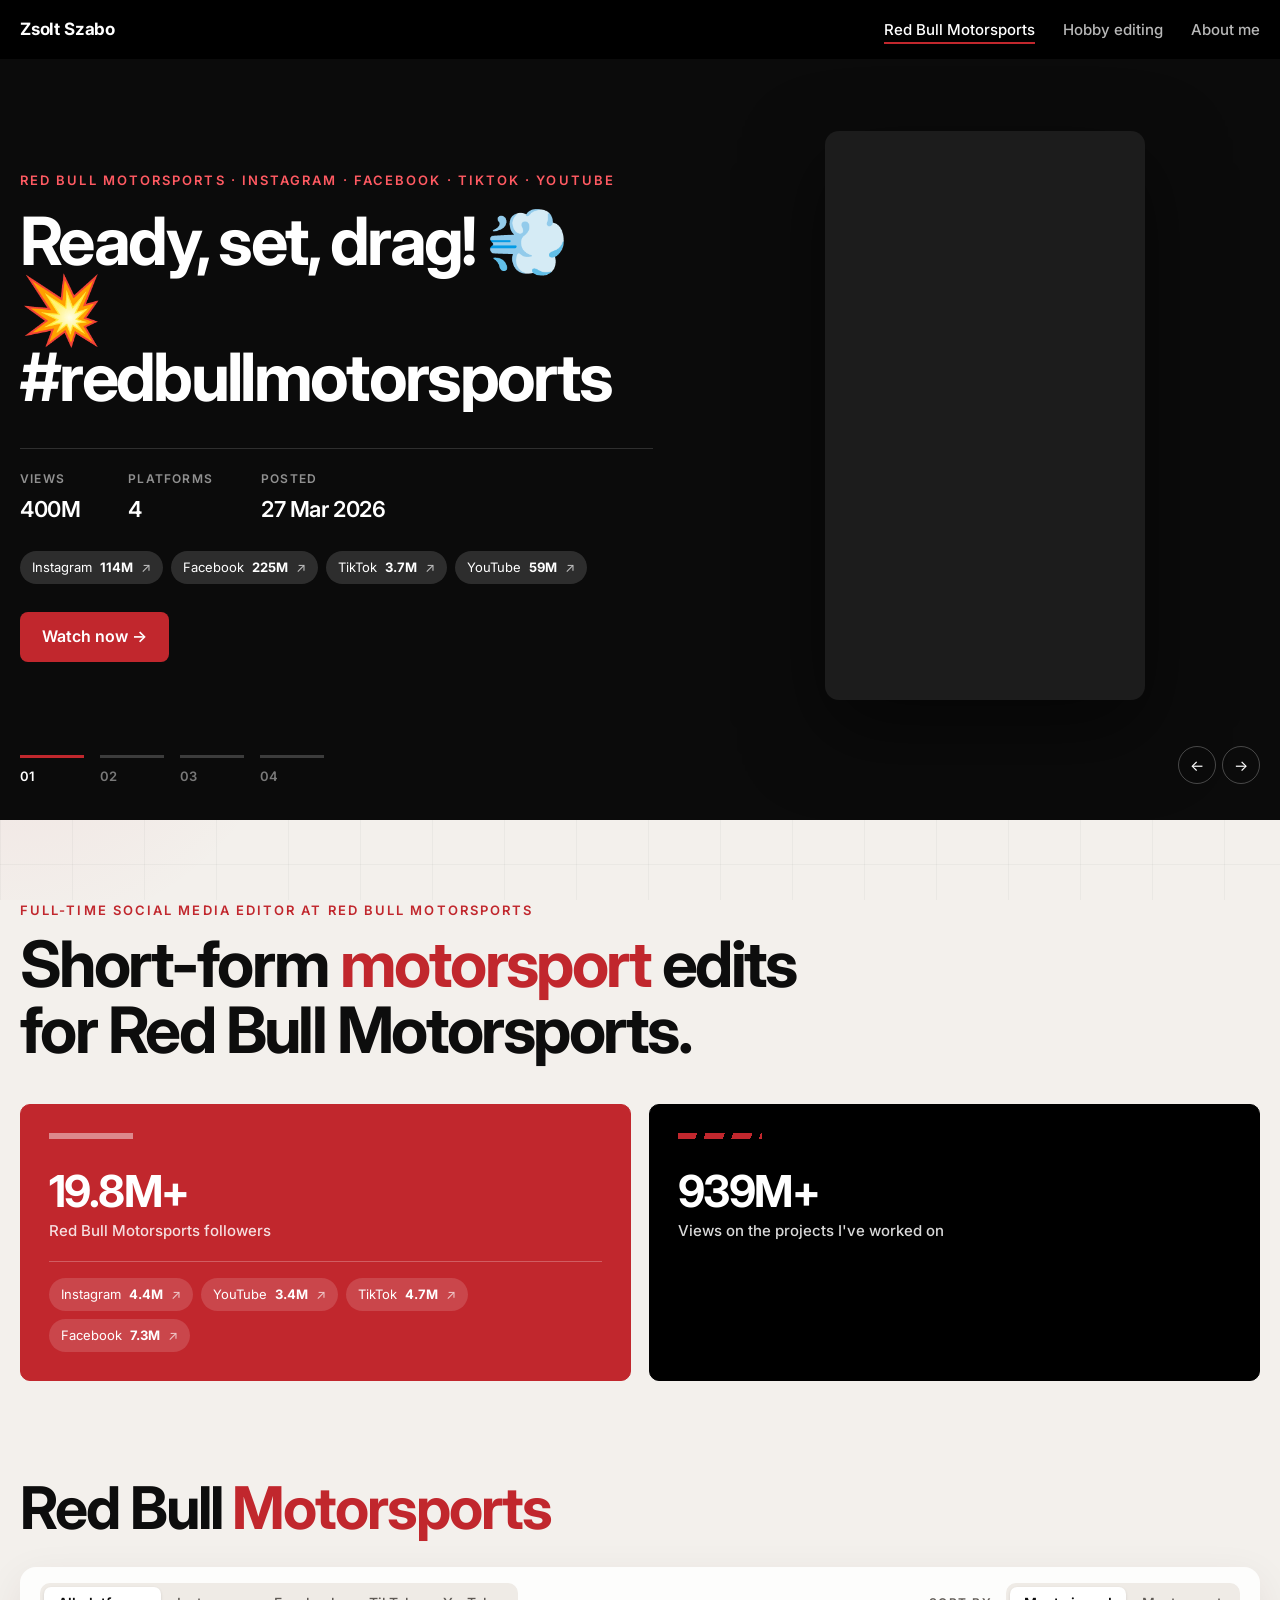
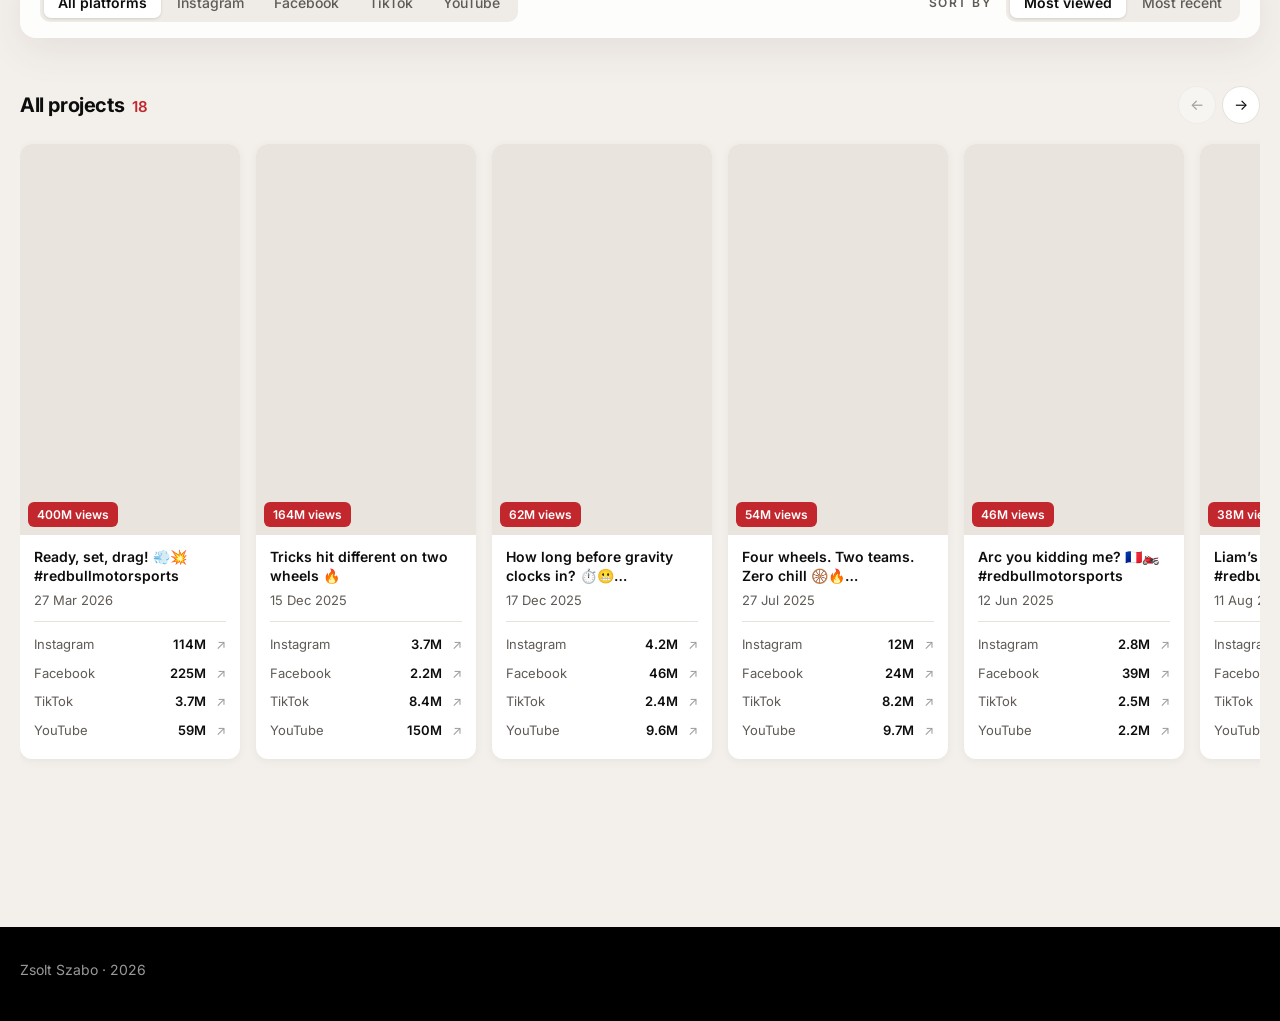
<file: index.html>
<!doctype html>
<html lang="en">
<head>
  <meta charset="utf-8">
  <meta name="viewport" content="width=device-width, initial-scale=1">
  <title>Zsolt Szabo | Video Editor</title>
  <meta name="description" content="Portfolio of Zsolt Szabo, video editor for Red Bull Motorsports and creator.">
  <link rel="preconnect" href="https://fonts.googleapis.com">
  <link rel="preconnect" href="https://fonts.gstatic.com" crossorigin>
  <link href="https://fonts.googleapis.com/css2?family=Inter:wght@400;500;600;700&display=swap" rel="stylesheet">
  <link rel="stylesheet" href="assets/style.css?v=2026102902">
</head>
<body>
  <header class="site-header">
    <a class="brand" href="#" id="brand"></a>
    <nav id="nav" aria-label="Sections"></nav>
  </header>

  <section class="showcase" id="showcase" aria-label="Featured clips" hidden></section>

  <section class="intro">
    <div id="intro-text">
      <p class="eyebrow" id="tagline"></p>
      <h1 id="hero-title"></h1>
    </div>
    <dl class="stats" id="stats"></dl>
  </section>

  <main id="main" aria-live="polite"></main>

  <footer class="site-footer">
    <span id="footer-name"></span> · <span id="year"></span>
  </footer>

  <script src="assets/app.js?v=2026102902"></script>
</body>
</html>
</file>
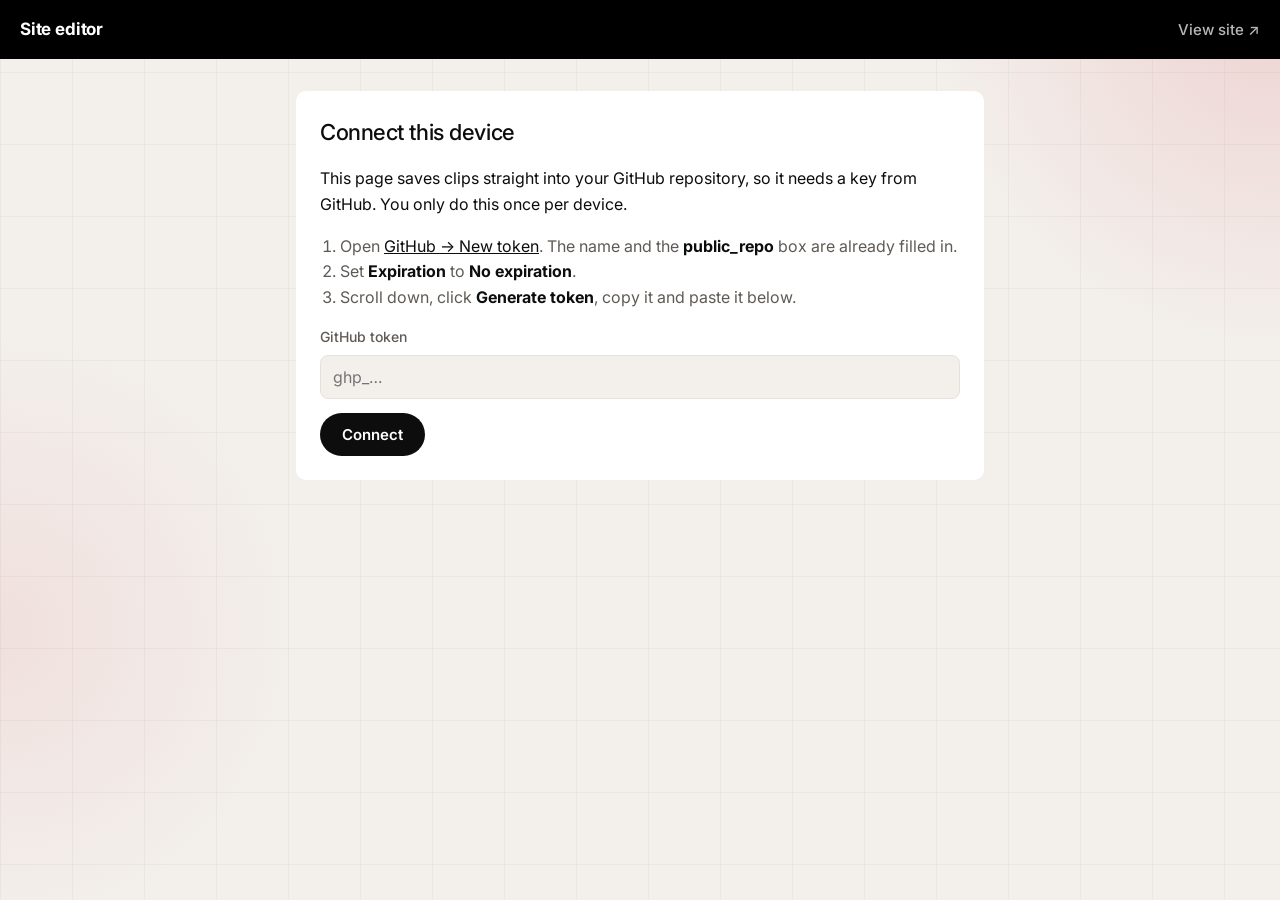
<file: admin.html>
<!doctype html>
<html lang="en">
<head>
  <meta charset="utf-8">
  <meta name="viewport" content="width=device-width, initial-scale=1">
  <meta name="robots" content="noindex">
  <title>Add clip | Site editor</title>
  <link rel="preconnect" href="https://fonts.googleapis.com">
  <link rel="preconnect" href="https://fonts.gstatic.com" crossorigin>
  <link href="https://fonts.googleapis.com/css2?family=Inter:wght@400;500;600;700&display=swap" rel="stylesheet">
  <link rel="stylesheet" href="assets/style.css?v=2026102902">
  <link rel="stylesheet" href="assets/admin.css?v=2026102902">
</head>
<body>
  <header class="site-header">
    <a class="brand" href="./">Site editor</a>
    <nav><a href="./" target="_blank" rel="noopener">View site ↗</a></nav>
  </header>

  <main class="admin">
    <div id="status" class="status" hidden></div>

    <!-- Shown until a GitHub token is saved on this device -->
    <section id="connect" class="panel" hidden>
      <h2>Connect this device</h2>
      <p>This page saves clips straight into your GitHub repository, so it needs a key from GitHub. You only do this once per device.</p>
      <ol>
        <li>Open <a href="https://github.com/settings/tokens/new?scopes=public_repo&description=Site%20editor" target="_blank" rel="noopener">GitHub → New token</a>. The name and the <b>public_repo</b> box are already filled in.</li>
        <li>Set <b>Expiration</b> to <b>No expiration</b>.</li>
        <li>Scroll down, click <b>Generate token</b>, copy it and paste it below.</li>
      </ol>
      <label>GitHub token <input id="token" type="password" autocomplete="off" placeholder="ghp_…"></label>
      <button id="save-token" class="primary">Connect</button>
    </section>

    <section id="editor" hidden>
      <form id="add-form" class="panel">
        <h2 id="form-title">Add a clip</h2>
        <label>Section <select id="section"></select></label>

        <!-- Sections with one link per clip -->
        <div id="clip-fields">
          <label>Link to the video <input id="url" type="url" required placeholder="https://www.youtube.com/shorts/…"></label>
          <div class="two">
            <label>Platform <select id="platform"></select></label>
            <label>Views <input id="views" type="number" min="0" step="1" placeholder="1250000"></label>
          </div>
        </div>

        <!-- Sections where one video goes out on several platforms -->
        <div id="project-fields" hidden>
          <p class="hint">Paste the link and views for each platform this video went out on. Leave the rest empty.</p>
          <div id="post-rows"></div>
        </div>

        <label>Title <input id="title" required placeholder="Verstappen onboard, Suzuka"></label>
        <p id="title-hint" class="hint field-hint"></p>
        <label>Date posted <input id="date" type="date" required></label>
        <div class="form-actions">
          <button class="primary" type="submit" id="submit">Save clip</button>
          <button class="link" type="button" id="cancel-edit" hidden>Cancel editing</button>
        </div>
      </form>

      <section class="panel">
        <div class="list-head">
          <h2 id="list-title">Clips</h2>
          <button id="save-list" class="primary" hidden>Save changes</button>
        </div>
        <p class="hint" id="list-hint">Update view counts or remove clips here, then click Save changes.</p>
        <div id="list"></div>
      </section>

      <p class="hint"><button id="disconnect" class="link">Disconnect this device</button></p>
    </section>
  </main>

  <script src="assets/admin.js?v=2026102902"></script>
</body>
</html>
</file>
<file: assets/style.css>
:root {
  --bg: #f3f0ec;
  --surface: #ffffff;
  --surface-2: #e6e1db;
  --text: #0d0d0d;
  --muted: #5f5a55;
  --accent: #0d0d0d;
  --accent-2: #c1272d;
  --on-accent: #ffffff;
  --radius: 10px;
  --shadow: 0 12px 40px rgba(60, 20, 20, 0.08);
  --max: 1240px;
  --gutter: max(20px, calc((100% - var(--max)) / 2));
}

* { box-sizing: border-box; }
html { scroll-behavior: smooth; }
body {
  margin: 0;
  color: var(--text);
  font: 16px/1.6 Inter, system-ui, sans-serif;
  -webkit-font-smoothing: antialiased;
  background-color: var(--bg);
  /* Soft red glow in the corners over a faint grid */
  background-image:
    radial-gradient(40vw 40vw at 100% 0%, rgba(214, 80, 90, 0.18), transparent 70%),
    radial-gradient(35vw 35vw at 0% 70%, rgba(214, 80, 90, 0.10), transparent 70%),
    linear-gradient(rgba(0, 0, 0, 0.035) 1px, transparent 1px),
    linear-gradient(90deg, rgba(0, 0, 0, 0.035) 1px, transparent 1px);
  background-size: auto, auto, 72px 72px, 72px 72px;
  background-attachment: fixed;
}
a { color: inherit; }
button { font-family: inherit; }
.hl { color: var(--accent-2); }

/* Black top bar */
.site-header {
  position: sticky; top: 0; z-index: 10;
  display: flex; align-items: center; justify-content: space-between; gap: 16px; flex-wrap: wrap;
  padding: 16px var(--gutter);
  background: #000; color: #fff;
}
.brand { font-weight: 700; font-size: 17px; letter-spacing: -0.01em; text-decoration: none; }
nav { display: flex; gap: 28px; flex-wrap: wrap; }
nav a { text-decoration: none; color: rgba(255, 255, 255, 0.72); font-size: 15px; font-weight: 500; transition: color 0.15s; }
nav a:hover, nav a.active { color: #fff; }
nav a.active { box-shadow: 0 2px 0 var(--accent-2); }

.eyebrow {
  margin: 0 0 10px; color: var(--accent-2);
  font-size: 13px; font-weight: 600; letter-spacing: 0.16em; text-transform: uppercase;
}

main { padding: 0 var(--gutter) 96px; min-height: 50vh; }

/* Section heading */
.section-head {
  display: flex; justify-content: space-between; align-items: end; gap: 24px 48px; flex-wrap: wrap;
  padding-top: 72px; margin-bottom: 8px;
}
.section-head h2 { margin: 0; font-size: clamp(34px, 4.6vw, 60px); font-weight: 700; letter-spacing: -0.035em; line-height: 1.05; }
.section-intro { margin: 0; color: var(--muted); max-width: 40ch; font-size: 17px; }

/* Controls panel */
.controls {
  display: flex; justify-content: space-between; align-items: center; gap: 12px; flex-wrap: wrap;
  margin: 28px 0 48px; padding: 16px 20px;
  background: rgba(255, 255, 255, 0.85); border-radius: 16px; box-shadow: var(--shadow);
}
.sort { display: flex; align-items: center; gap: 14px; flex-wrap: wrap; }
.control-label { font-size: 12px; font-weight: 600; letter-spacing: 0.12em; text-transform: uppercase; color: var(--muted); }
.pill-group { display: inline-flex; gap: 2px; padding: 4px; background: #efebe6; border-radius: 10px; }
.pill-group button {
  border: 0; background: none; color: var(--muted); cursor: pointer;
  padding: 7px 14px; border-radius: 7px; font-size: 14px; font-weight: 500;
  transition: color 0.15s, background 0.15s;
}
.pill-group button:hover { color: var(--text); }
.pill-group button.active { background: #fff; color: var(--text); font-weight: 600; box-shadow: 0 1px 3px rgba(0, 0, 0, 0.12); }

/* Platform rows */
.platform-block { margin-bottom: 56px; }
.platform-head { display: flex; align-items: center; justify-content: space-between; gap: 12px; margin-bottom: 16px; }
.platform-head h3 { margin: 0; font-size: 20px; font-weight: 700; letter-spacing: -0.02em; }
.platform-head .count { margin-left: 8px; color: var(--accent-2); font-weight: 600; font-size: 15px; }

.arrows { display: flex; gap: 6px; }
.arrow {
  width: 38px; height: 38px; border-radius: 50%;
  border: 1px solid var(--surface-2); background: #fff; color: var(--text);
  font-size: 15px; cursor: pointer; transition: background 0.15s, color 0.15s, border-color 0.15s;
}
.arrow:hover:not(:disabled) { background: #000; color: #fff; border-color: #000; }
.arrow:disabled { opacity: 0.35; cursor: default; }

.row {
  display: flex; align-items: flex-start; gap: 16px;
  overflow-x: auto; scroll-snap-type: x mandatory; scrollbar-width: none;
  padding: 4px 2px 16px;
}
.row::-webkit-scrollbar { display: none; }
.row .card { flex: 0 0 320px; scroll-snap-align: start; }
.row.vertical .card, .row .card.is-vertical { flex-basis: 220px; }

.grid { display: grid; gap: 16px; grid-template-columns: repeat(auto-fill, minmax(280px, 1fr)); }
.grid.vertical { grid-template-columns: repeat(auto-fill, minmax(190px, 1fr)); }

/* Video card */
.card {
  display: block; text-decoration: none; background: var(--surface);
  border-radius: 12px; overflow: hidden; box-shadow: 0 2px 10px rgba(0, 0, 0, 0.05);
  transition: box-shadow 0.2s ease, transform 0.2s ease;
}
.card:hover { box-shadow: var(--shadow); transform: translateY(-2px); }
.thumb {
  position: relative; aspect-ratio: 16 / 9;
  background: #e9e4de center / cover no-repeat;
  display: grid; place-items: center;
}
.vertical .thumb, .card.is-vertical .thumb { aspect-ratio: 9 / 16; }
.thumb .platform { color: var(--muted); font-size: 13px; font-weight: 500; }
.thumb.has-image .platform { display: none; }
.badge {
  position: absolute; left: 8px; bottom: 8px;
  padding: 3px 9px; border-radius: 6px;
  background: var(--accent-2); color: #fff; font-size: 12px; font-weight: 600;
}
.card-body { padding: 12px 14px 14px; }
.card-body h3 {
  margin: 0 0 4px; font-size: 14px; font-weight: 600; line-height: 1.4;
  display: -webkit-box; -webkit-line-clamp: 2; -webkit-box-orient: vertical; overflow: hidden;
}
.card-body .meta { color: var(--muted); font-size: 13px; }

.empty { margin-top: 28px; padding: 48px 24px; color: var(--muted); background: rgba(255, 255, 255, 0.7); border-radius: 16px; }

/* About */
.about { display: grid; gap: 48px; grid-template-columns: minmax(0, 2fr) minmax(0, 1fr); align-items: start; margin-top: 32px; }
.about p { margin: 0 0 20px; font-size: clamp(18px, 2vw, 21px); line-height: 1.55; max-width: 34em; }
.about-side { background: #000; color: #fff; border-radius: 12px; padding: 28px; }
.about-side::before { content: ""; display: block; width: 72px; height: 6px; background: var(--accent-2); margin-bottom: 20px; }
.about-side h3 { margin: 24px 0 8px; font-size: 12px; font-weight: 600; letter-spacing: 0.12em; text-transform: uppercase; color: rgba(255, 255, 255, 0.6); }
.about-side a { display: block; padding: 6px 0; text-decoration: none; font-weight: 600; }
.about-side a:hover { color: #ff8a8f; }
.about-side .stat { padding: 0; background: none; border: 0; display: block; font-size: 44px; font-weight: 700; letter-spacing: -0.03em; line-height: 1.1; color: #fff; }
.about-side .stat::before { display: none; }
.about-side .stat-label { color: rgba(255, 255, 255, 0.7); font-size: 14px; }

.site-footer { padding: 32px var(--gutter) 40px; background: #000; color: rgba(255, 255, 255, 0.6); font-size: 14px; }

/* Featured slider */
.showcase { position: relative; background: #0b0b0b; color: #fff; overflow: hidden; }
.slides { display: grid; }
.slide {
  grid-area: 1 / 1; position: relative; overflow: hidden;
  opacity: 0; visibility: hidden; transition: opacity 0.6s ease, visibility 0.6s;
}
.slide.active { opacity: 1; visibility: visible; }
.slide-backdrop {
  position: absolute; inset: -60px; background: center / cover no-repeat;
  filter: blur(48px) brightness(0.4) saturate(1.2);
}
.slide-inner {
  position: relative; display: grid; grid-template-columns: 1.15fr 1fr; align-items: center; gap: 56px;
  min-height: min(78vh, 740px); padding: 72px var(--gutter) 120px;
}
.slide-label {
  margin: 0 0 18px; font-size: 13px; font-weight: 600; letter-spacing: 0.16em; text-transform: uppercase;
  color: #ff5a62;
}
.slide-text h2 {
  margin: 0; max-width: 14ch; font-size: clamp(36px, 5.2vw, 76px); font-weight: 700;
  letter-spacing: -0.04em; line-height: 1.02;
  display: -webkit-box; -webkit-line-clamp: 3; -webkit-box-orient: vertical; overflow: hidden;
}
.slide-stats {
  display: flex; flex-wrap: wrap; gap: 20px 48px; margin: 36px 0 32px; padding-top: 20px;
  border-top: 1px solid rgba(255, 255, 255, 0.15);
}
.slide-stats dt { font-size: 12px; font-weight: 600; letter-spacing: 0.1em; text-transform: uppercase; color: rgba(255, 255, 255, 0.55); }
.slide-stats dd { margin: 4px 0 0; font-size: 22px; font-weight: 600; letter-spacing: -0.02em; }
.cta {
  display: inline-block; padding: 12px 22px; border-radius: 8px;
  background: var(--accent-2); color: #fff; text-decoration: none; font-weight: 600;
  transition: background 0.15s;
}
.cta:hover { background: #a11d23; }
.slide-poster {
  justify-self: center; width: 100%; max-width: 600px; aspect-ratio: 16 / 9;
  border-radius: 14px; background: #1c1c1c center / cover no-repeat;
  box-shadow: 0 30px 80px rgba(0, 0, 0, 0.5);
  display: grid; place-items: center; color: rgba(255, 255, 255, 0.5); text-decoration: none;
  transition: transform 0.4s ease;
}
.slide-poster:hover { transform: scale(1.015); }
.slide-poster.is-vertical { max-width: 320px; aspect-ratio: 9 / 16; }
.slide-nav {
  position: absolute; left: var(--gutter); right: var(--gutter); bottom: 36px;
  display: flex; justify-content: space-between; align-items: end; gap: 16px;
}
.slide-nums { display: flex; gap: 16px; }
.slide-num {
  width: 64px; padding: 10px 0 0; text-align: left; cursor: pointer;
  background: none; border: 0; border-top: 3px solid rgba(255, 255, 255, 0.2);
  color: rgba(255, 255, 255, 0.45); font-size: 13px; font-weight: 600;
  transition: color 0.2s, border-color 0.2s;
}
.slide-num:hover { color: #fff; }
.slide-num.active { color: #fff; border-top-color: var(--accent-2); }
.showcase .arrow { background: none; color: #fff; border-color: rgba(255, 255, 255, 0.25); }
.showcase .arrow:hover:not(:disabled) { background: #fff; color: #000; border-color: #fff; }

/* Intro line and stat cards: red, black, white */
.intro { padding: 80px var(--gutter) 24px; }
.intro h1 { margin: 0 0 40px; max-width: 20ch; font-size: clamp(34px, 5vw, 64px); font-weight: 700; letter-spacing: -0.04em; line-height: 1.04; }
.stats { display: grid; grid-template-columns: repeat(auto-fit, minmax(220px, 1fr)); gap: 18px; margin: 0; }
.stats .stat {
  display: flex; flex-direction: column-reverse; justify-content: flex-end;
  padding: 28px; border-radius: 10px; background: #fff; border: 1px solid var(--surface-2);
}
.stats .stat::after { content: ""; display: block; width: 84px; height: 6px; margin-bottom: 28px; background: #000; }
.stats .stat:nth-child(3n + 1) { background: var(--accent-2); border-color: var(--accent-2); color: #fff; }
.stats .stat:nth-child(3n + 1)::after { background: rgba(255, 255, 255, 0.45); }
.stats .stat:nth-child(3n + 2) { background: #000; border-color: #000; color: #fff; }
.stats .stat:nth-child(3n + 2)::after { background: repeating-linear-gradient(110deg, var(--accent-2) 0 18px, transparent 18px 26px); }
.stats dt { font-size: 15px; font-weight: 500; opacity: 0.85; }
.stats dd { margin: 0 0 4px; font-size: 44px; font-weight: 700; letter-spacing: -0.035em; line-height: 1.1; }

@media (max-width: 820px) {
  .slide-inner { grid-template-columns: 1fr; gap: 28px; min-height: 0; padding: 32px var(--gutter) 104px; }
  .slide-poster { order: -1; max-width: none; }
  .slide-poster.is-vertical { max-width: 180px; }
  .slide-stats { gap: 16px 32px; margin: 24px 0; }
  .slide-num { width: 40px; }
  .slide-nums { gap: 10px; }
  .intro { padding: 56px var(--gutter) 8px; }
  .section-head { padding-top: 56px; }
}

@media (max-width: 720px) {
  nav { gap: 18px; }
  .about { grid-template-columns: 1fr; gap: 24px; }
  .row .card { flex-basis: 78%; }
  .row.vertical .card, .row .card.is-vertical { flex-basis: 46%; }
  .grid.vertical { grid-template-columns: repeat(2, 1fr); gap: 12px; }
}

/* Jump links to each platform, styled like pill links */
.jump { display: flex; gap: 10px; flex-wrap: wrap; }
.jump button {
  border: 1px solid var(--surface-2); background: #fff; color: var(--text); cursor: pointer;
  padding: 9px 16px; border-radius: 999px; font-size: 14px; font-weight: 600;
  transition: background 0.15s, color 0.15s, border-color 0.15s;
}
.jump button:hover { background: #000; color: #fff; border-color: #000; }
.platform-block { scroll-margin-top: 90px; }
.stat-links {
  display: flex; flex-wrap: wrap; gap: 8px; margin-top: 18px; padding-top: 16px;
  border-top: 1px solid rgba(255, 255, 255, 0.25);
}
.stat-links a, .stat-links .no-link {
  display: inline-flex; align-items: center; gap: 8px; padding: 6px 12px; border-radius: 999px;
  background: rgba(255, 255, 255, 0.14); color: inherit; text-decoration: none; font-size: 13px;
  transition: background 0.15s, color 0.15s;
}
.stat-links a b, .stat-links .no-link b { font-weight: 700; }
.stat-links a::after { content: "↗"; opacity: 0.7; }
.stat-links a:hover { background: #fff; color: var(--accent-2); }

/* Project card: one video with a link and views per platform */
.card.project .thumb { text-decoration: none; }
.post-links { list-style: none; margin: 10px 0 0; padding: 8px 0 0; border-top: 1px solid var(--surface-2); }
.post-links a {
  display: flex; justify-content: space-between; gap: 8px; padding: 4px 0;
  text-decoration: none; font-size: 13px; color: var(--muted); transition: color 0.15s;
}
.post-links a::after { content: "↗"; margin-left: 2px; opacity: 0.6; }
.post-links span { flex: 1; }
.post-links b { font-weight: 600; color: var(--text); }
.post-links a:hover, .post-links a:hover b { color: var(--accent-2); }
.post-links li.active a { color: var(--accent-2); }
.post-links li.active b { color: var(--accent-2); }
.slide-links { margin: -8px 0 28px; border-top: 0; padding-top: 0; }
.controls .pill-group { max-width: 100%; overflow-x: auto; scrollbar-width: none; }
.controls .pill-group::-webkit-scrollbar { display: none; }
.pill-group button { flex: none; white-space: nowrap; }

/* LinkedIn profile card on the About page */
.about-aside { display: grid; gap: 16px; }
.profile-card {
  display: grid; grid-template-columns: auto 1fr; gap: 16px 18px; align-items: center;
  padding: 24px; border-radius: 14px; background: #fff; border: 1px solid var(--surface-2);
  box-shadow: var(--shadow); text-decoration: none; transition: transform 0.2s ease, box-shadow 0.2s ease;
}
.profile-card:hover { transform: translateY(-2px); box-shadow: 0 18px 50px rgba(60, 20, 20, 0.14); }
.avatar {
  width: 76px; height: 76px; border-radius: 50%; object-fit: cover;
  display: grid; place-items: center; background: #000; color: #fff;
  font-size: 26px; font-weight: 700; letter-spacing: -0.02em;
  box-shadow: 0 0 0 3px #fff, 0 0 0 5px var(--accent-2);
}
.profile-text strong { display: block; font-size: 19px; font-weight: 700; letter-spacing: -0.02em; }
.profile-text span { display: block; margin-top: 2px; color: var(--muted); font-size: 14px; line-height: 1.4; }
.profile-cta {
  grid-column: 1 / -1; display: flex; align-items: center; gap: 10px;
  padding-top: 16px; border-top: 1px solid var(--surface-2);
  font-size: 14px; font-weight: 600; color: var(--text);
}
.profile-card:hover .profile-cta { color: var(--accent-2); }
.li-mark {
  display: inline-grid; place-items: center; width: 22px; height: 22px; border-radius: 4px;
  background: #0a66c2; color: #fff; font-size: 13px; font-weight: 700; font-family: Arial, sans-serif;
}
[hidden] { display: none !important; }
</file>
<file: assets/admin.css>
.admin { max-width: 720px; margin: 0 auto; padding: 32px 16px 80px; }
.panel { background: var(--surface); border-radius: var(--radius); padding: 24px; margin-bottom: 24px; }
.panel h2 { margin: 0 0 16px; font-size: 22px; font-weight: 500; letter-spacing: -0.02em; }
.panel ol { padding-left: 20px; color: var(--muted); }
.panel ol b { color: var(--text); }
.panel a { color: var(--text); text-decoration: underline; }

label { display: block; margin-bottom: 14px; font-size: 14px; font-weight: 500; color: var(--muted); }
input, select {
  display: block; width: 100%; margin-top: 6px; padding: 11px 12px;
  background: var(--bg); color: var(--text); border: 1px solid var(--surface-2); border-radius: 8px;
  font: 16px Inter, sans-serif;
}
input:focus, select:focus { outline: 2px solid var(--accent); border-color: transparent; }
.two { display: grid; grid-template-columns: 1fr 1fr; gap: 12px; }

button.primary {
  border: 0; background: var(--accent); color: var(--on-accent); cursor: pointer;
  padding: 12px 22px; border-radius: 999px; font: 600 15px Inter, sans-serif;
}
button.primary:disabled { opacity: 0.5; cursor: wait; }
button.link { background: none; border: 0; color: var(--muted); text-decoration: underline; cursor: pointer; font: inherit; padding: 0; }

.status { padding: 12px 16px; border-radius: 8px; margin-bottom: 20px; font-weight: 500; }
.status.ok { background: #0f3d26; color: #7ff0b0; }
.status.error { background: #4a0d18; color: #ffb3c0; }
.status.info { background: var(--surface-2); }

.list-head { display: flex; justify-content: space-between; align-items: center; gap: 12px; }
.list-head h2 { margin: 0; }
.hint { color: var(--muted); font-size: 14px; }

.clip { display: grid; grid-template-columns: 1fr 130px auto; gap: 10px; align-items: center; padding: 10px 0; border-top: 1px solid var(--surface-2); }
.clip a { color: var(--text); text-decoration: none; font-weight: 500; overflow: hidden; text-overflow: ellipsis; white-space: nowrap; }
.clip small { display: block; color: var(--muted); }
.clip input { margin: 0; padding: 8px; }
.clip .remove { background: none; border: 1px solid var(--surface-2); color: var(--muted); border-radius: 8px; padding: 8px 10px; cursor: pointer; }
.clip .remove:hover { color: var(--text); border-color: var(--muted); }
.clip.removed { opacity: 0.35; }
.clip.removed a { text-decoration: line-through; }

@media (max-width: 520px) {
  .two { grid-template-columns: 1fr; }
  .clip { grid-template-columns: 1fr 100px; }
  .clip .remove { grid-column: 1 / -1; justify-self: start; }
}
.field-hint { margin: -8px 0 14px; min-height: 1em; font-size: 13px; }
.post-row { display: grid; grid-template-columns: 92px 1fr 130px; gap: 10px; align-items: center; margin-bottom: 10px; }
.post-row span { font-size: 14px; font-weight: 600; }
.post-row input { margin: 0; }
.form-actions { display: flex; align-items: center; gap: 18px; }
.clip.project-row { grid-template-columns: 1fr auto auto; }
.clip .edit { background: none; border: 1px solid var(--surface-2); color: var(--text); border-radius: 8px; padding: 8px 12px; cursor: pointer; }
.clip .edit:hover { border-color: var(--muted); }
.clip .remove.confirm { background: var(--accent-2); border-color: var(--accent-2); color: #fff; }
@media (max-width: 520px) {
  .post-row { grid-template-columns: 1fr 110px; }
  .post-row span { grid-column: 1 / -1; }
  .clip.project-row { grid-template-columns: 1fr auto; }
}
</file>
